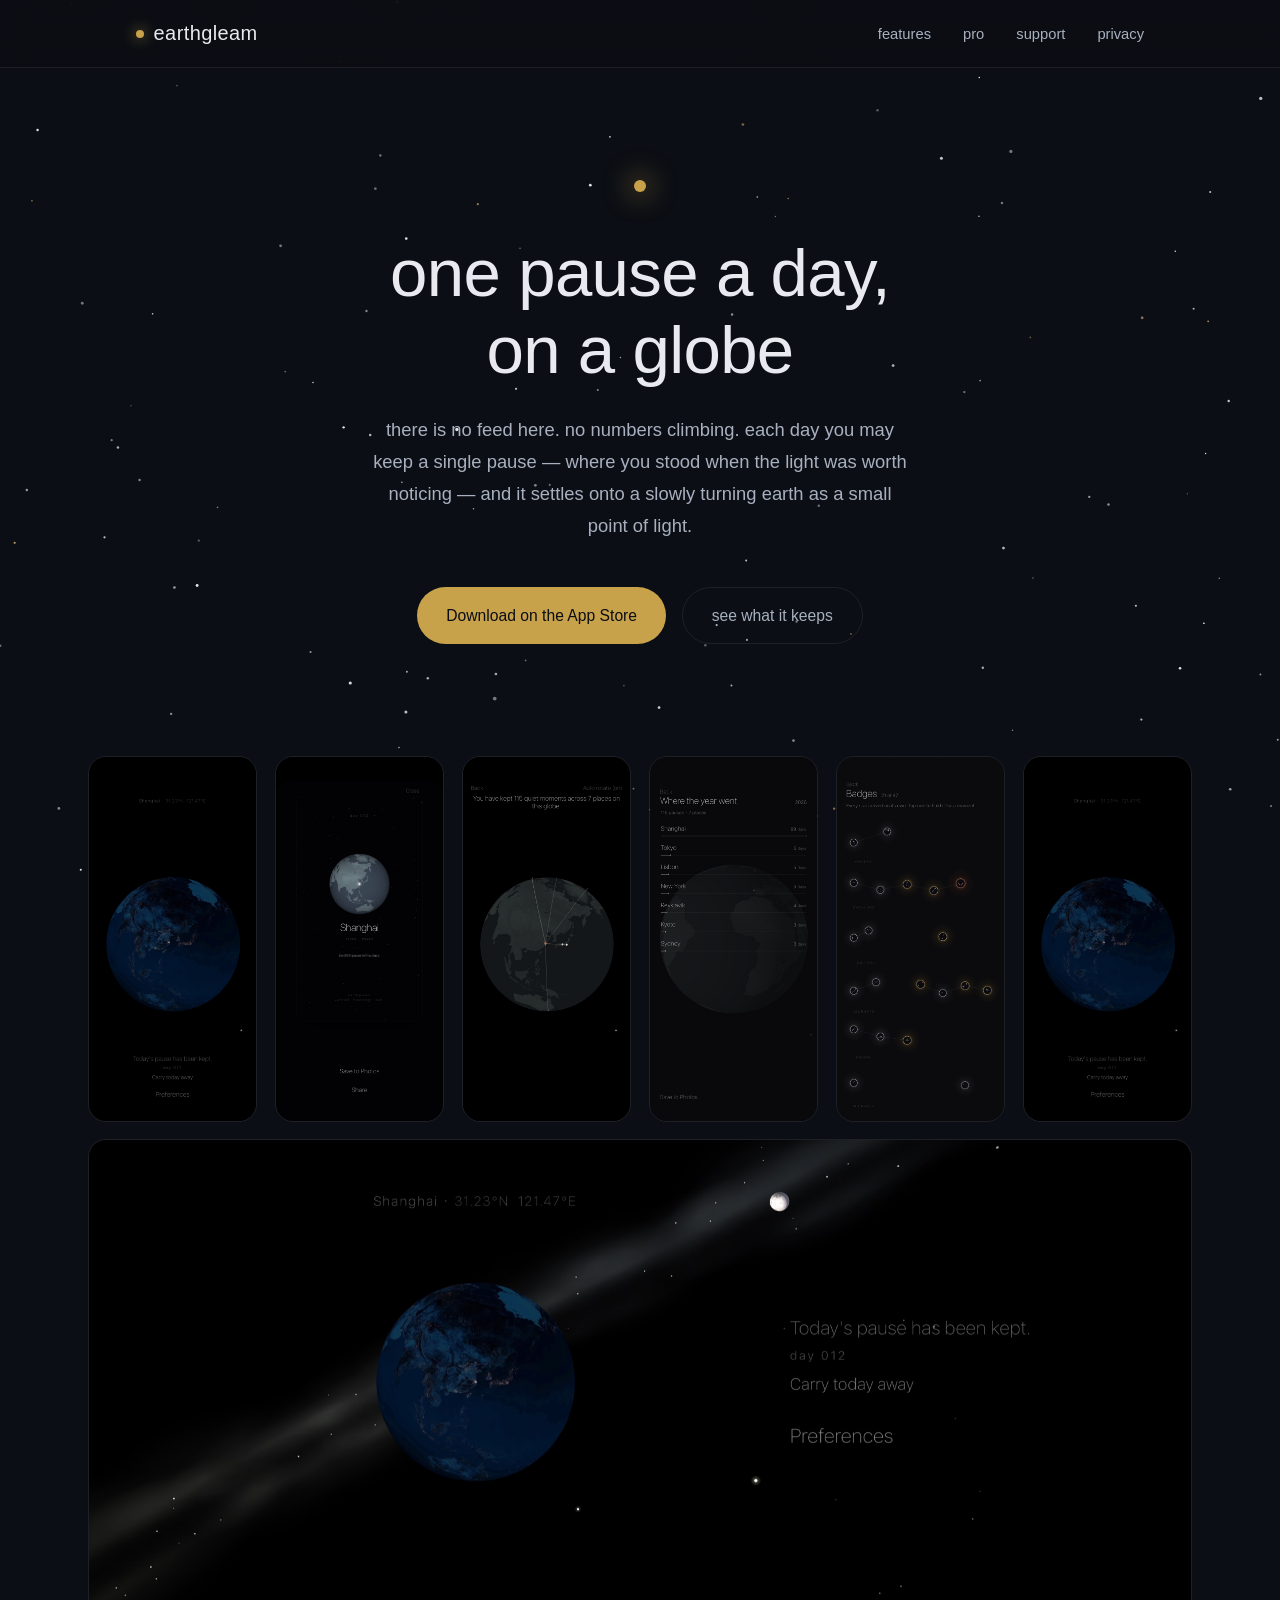
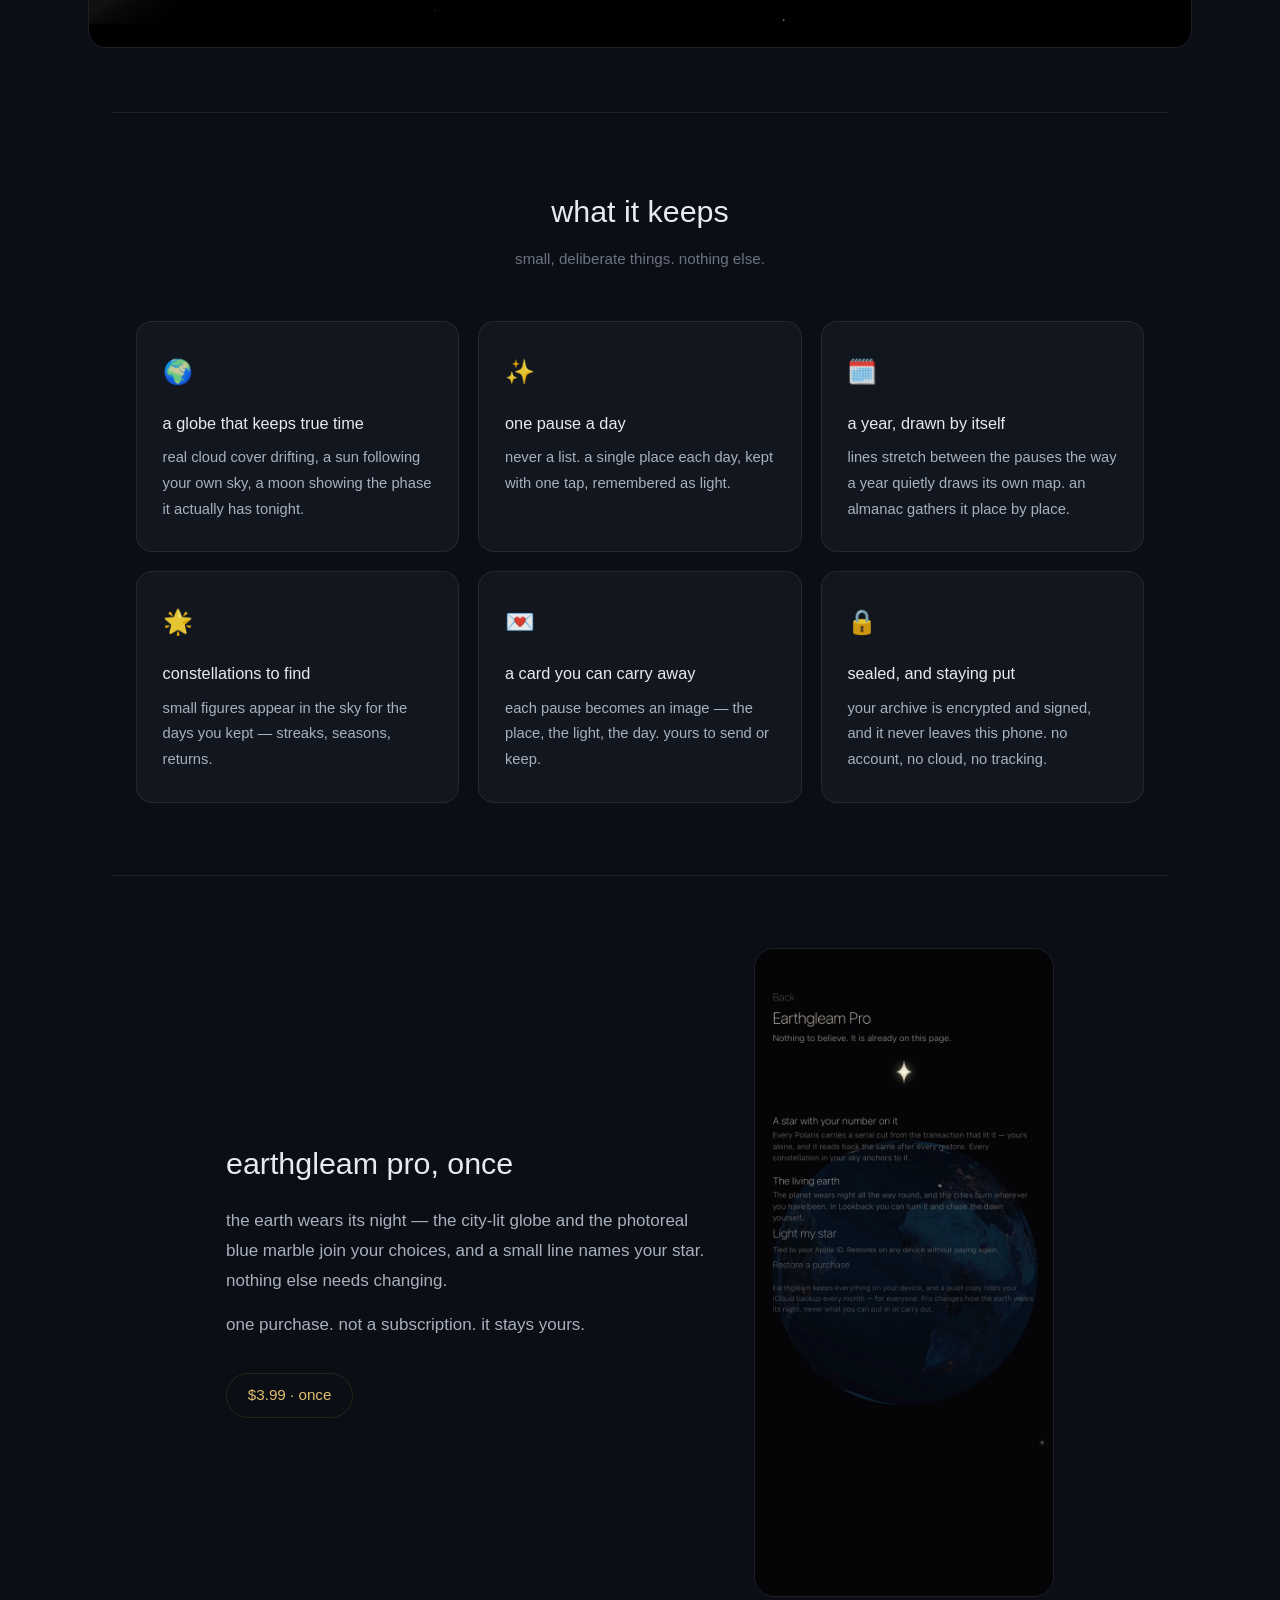
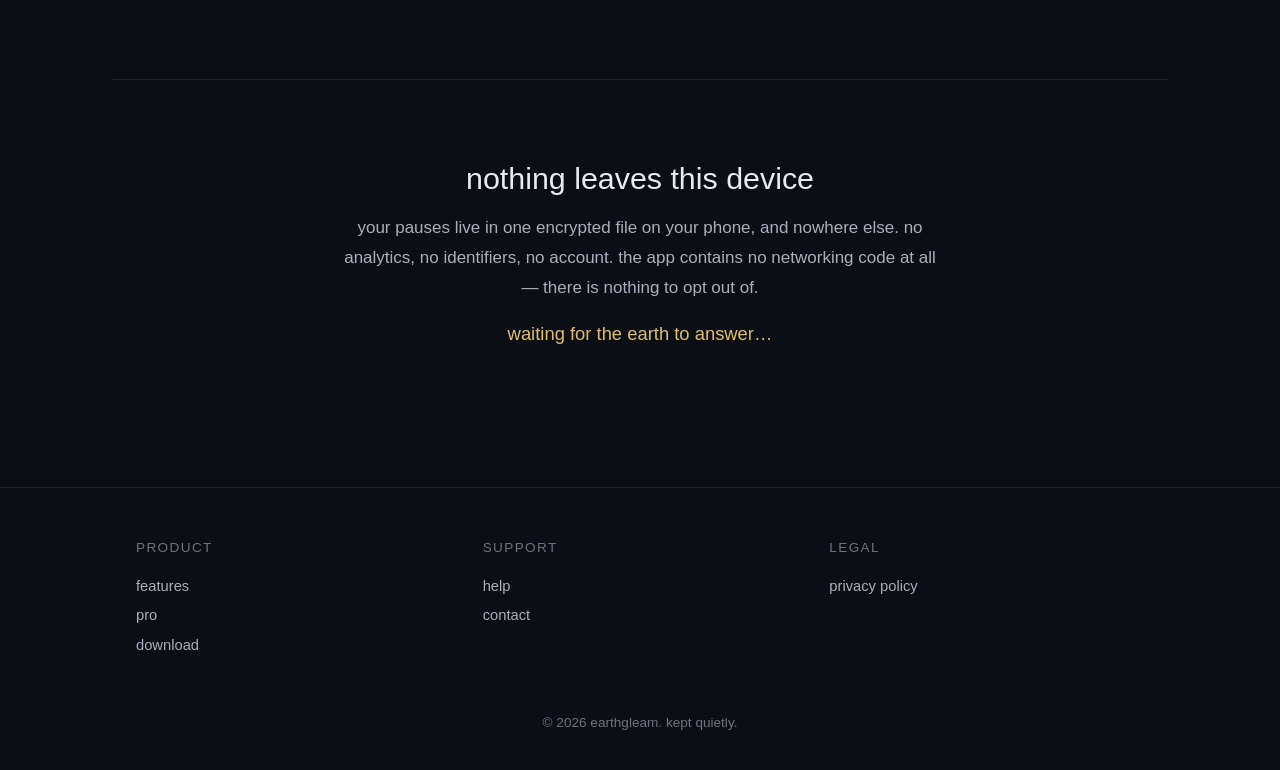
<file: index.html>
<!DOCTYPE html>
<html lang="en">
<head>
    <meta charset="UTF-8">
    <meta name="viewport" content="width=device-width, initial-scale=1.0">
    <meta name="description" content="Earthgleam — one pause a day, on a globe of your own. A quiet globe that keeps where you stood when the light was worth noticing.">
    <meta name="keywords" content="earthgleam, pause, mindful, globe, diary, journal, memory, quiet, minimal">
    <title>earthgleam — one pause a day, on a globe</title>
    <link rel="stylesheet" href="css/style.css">
</head>
<body>
    <canvas id="star-canvas" aria-hidden="true"></canvas>
    <header>
        <nav>
            <a href="index.html" class="logo"><span class="dot"></span>earthgleam</a>
            <ul class="nav-links">
                <li><a href="index.html#features">features</a></li>
                <li><a href="index.html#pro">pro</a></li>
                <li><a href="support.html">support</a></li>
                <li><a href="privacy.html">privacy</a></li>
            </ul>
        </nav>
    </header>

    <main>
        <section class="hero">
            <div class="mark" aria-hidden="true"></div>
            <h1>one pause a day,<br>on a globe</h1>
            <p class="lede">there is no feed here. no numbers climbing. each day you may
            keep a single pause — where you stood when the light was worth
            noticing — and it settles onto a slowly turning earth as a small
            point of light.</p>
            <div class="cta-row">
                <a href="#" class="cta-button">Download on the App Store</a>
                <a href="#features" class="cta-button ghost">see what it keeps</a>
            </div>
        </section>

        <section class="shots" aria-label="screenshots">
            <div class="shots-grid">
                <img src="images/01-globe.jpg" alt="the globe at night, city lights drifting, today's pause glowing in shanghai">
                <img src="images/02-card.jpg" alt="the daily card — shanghai, the 89th pause in this place">
                <img src="images/03-lookback.jpg" alt="lookback — 115 pauses and 7 places drawn as arcs on the globe">
                <img src="images/04-almanac.jpg" alt="the year's almanac, place by place">
                <img src="images/05-badges.jpg" alt="badge constellations for the days you kept">
                <img src="images/08-quiet.jpg" alt="earthgleam pro — the city-lit night globe">
            </div>
            <img class="shots-wide" src="images/06-landscape.jpg" alt="landscape mode — the globe resting sideways, made for a wall">
        </section>

        <section class="block" id="features">
            <h2 class="section-title">what it keeps</h2>
            <p class="section-sub">small, deliberate things. nothing else.</p>
            <div class="features-grid">
                <div class="feature-card">
                    <div class="feature-icon">🌍</div>
                    <h3>a globe that keeps true time</h3>
                    <p>real cloud cover drifting, a sun following your own sky, a moon showing the phase it actually has tonight.</p>
                </div>
                <div class="feature-card">
                    <div class="feature-icon">✨</div>
                    <h3>one pause a day</h3>
                    <p>never a list. a single place each day, kept with one tap, remembered as light.</p>
                </div>
                <div class="feature-card">
                    <div class="feature-icon">🗓️</div>
                    <h3>a year, drawn by itself</h3>
                    <p>lines stretch between the pauses the way a year quietly draws its own map. an almanac gathers it place by place.</p>
                </div>
                <div class="feature-card">
                    <div class="feature-icon">🌟</div>
                    <h3>constellations to find</h3>
                    <p>small figures appear in the sky for the days you kept — streaks, seasons, returns.</p>
                </div>
                <div class="feature-card">
                    <div class="feature-icon">💌</div>
                    <h3>a card you can carry away</h3>
                    <p>each pause becomes an image — the place, the light, the day. yours to send or keep.</p>
                </div>
                <div class="feature-card">
                    <div class="feature-icon">🔒</div>
                    <h3>sealed, and staying put</h3>
                    <p>your archive is encrypted and signed, and it never leaves this phone. no account, no cloud, no tracking.</p>
                </div>
            </div>
        </section>

        <section class="block" id="pro">
            <div class="pro-wrap">
                <div class="pro-copy">
                    <h2>earthgleam pro, once</h2>
                    <p>the earth wears its night — the city-lit globe and the photoreal blue marble join your choices, and a small line names your star. nothing else needs changing.</p>
                    <p>one purchase. not a subscription. it stays yours.</p>
                    <span class="pro-price">$3.99 · once</span>
                </div>
                <div class="pro-shot">
                    <img src="images/07-purchase.jpg" alt="the purchase screen — earthgleam pro, once">
                </div>
            </div>
        </section>

        <section class="block promise">
            <h2 class="section-title">nothing leaves this device</h2>
            <p>your pauses live in one encrypted file on your phone, and nowhere else.
            no analytics, no identifiers, no account. the app contains no networking
            code at all — there is nothing to opt out of.</p>
            <p class="quiet">waiting for the earth to answer…</p>
        </section>
    </main>

    <footer>
        <div class="footer-content">
            <div class="footer-section">
                <h4>product</h4>
                <ul>
                    <li><a href="index.html#features">features</a></li>
                    <li><a href="index.html#pro">pro</a></li>
                    <li><a href="#">download</a></li>
                </ul>
            </div>
            <div class="footer-section">
                <h4>support</h4>
                <ul>
                    <li><a href="support.html">help</a></li>
                    <li><a href="mailto:zhanjif@126.com">contact</a></li>
                </ul>
            </div>
            <div class="footer-section">
                <h4>legal</h4>
                <ul>
                    <li><a href="privacy.html">privacy policy</a></li>
                </ul>
            </div>
        </div>
        <div class="footer-bottom">
            <p>© 2026 earthgleam. kept quietly.</p>
        </div>
    </footer>
    <script src="js/stars.js"></script>
</body>
</html>
</file>
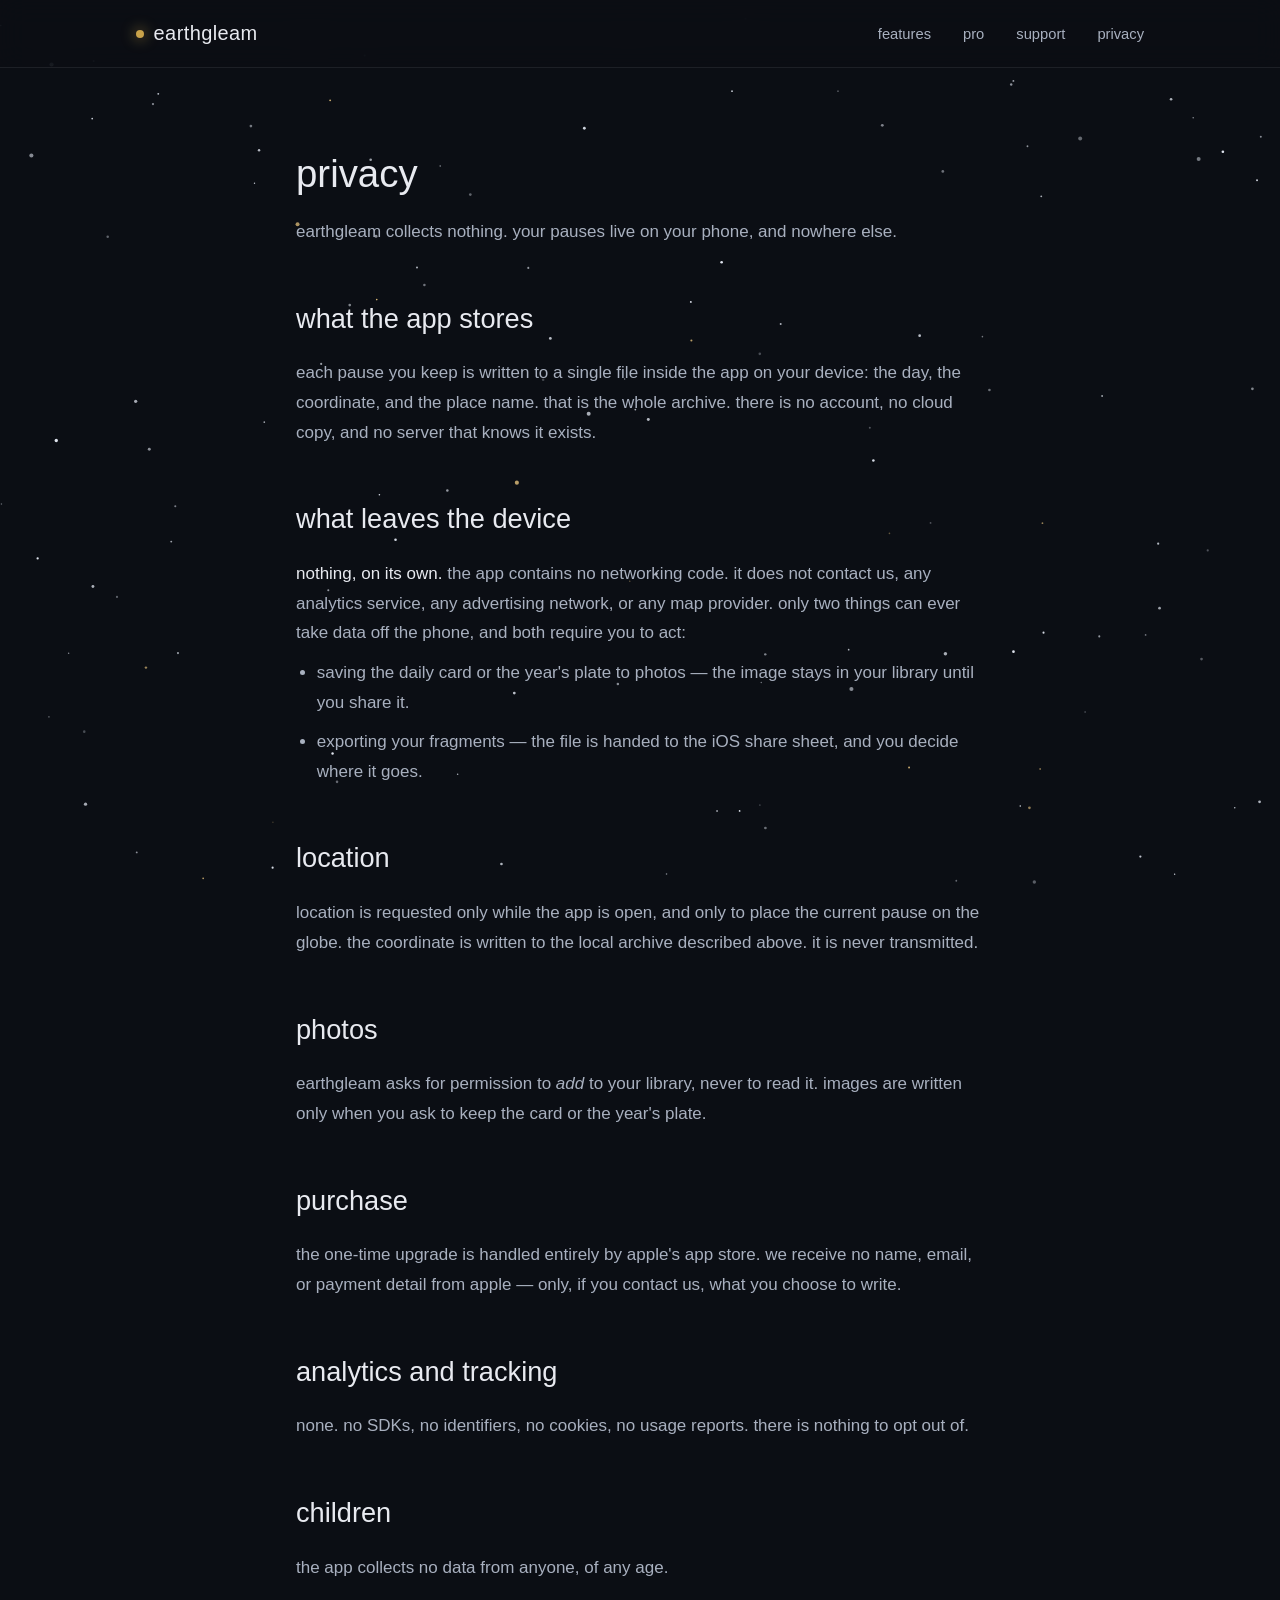
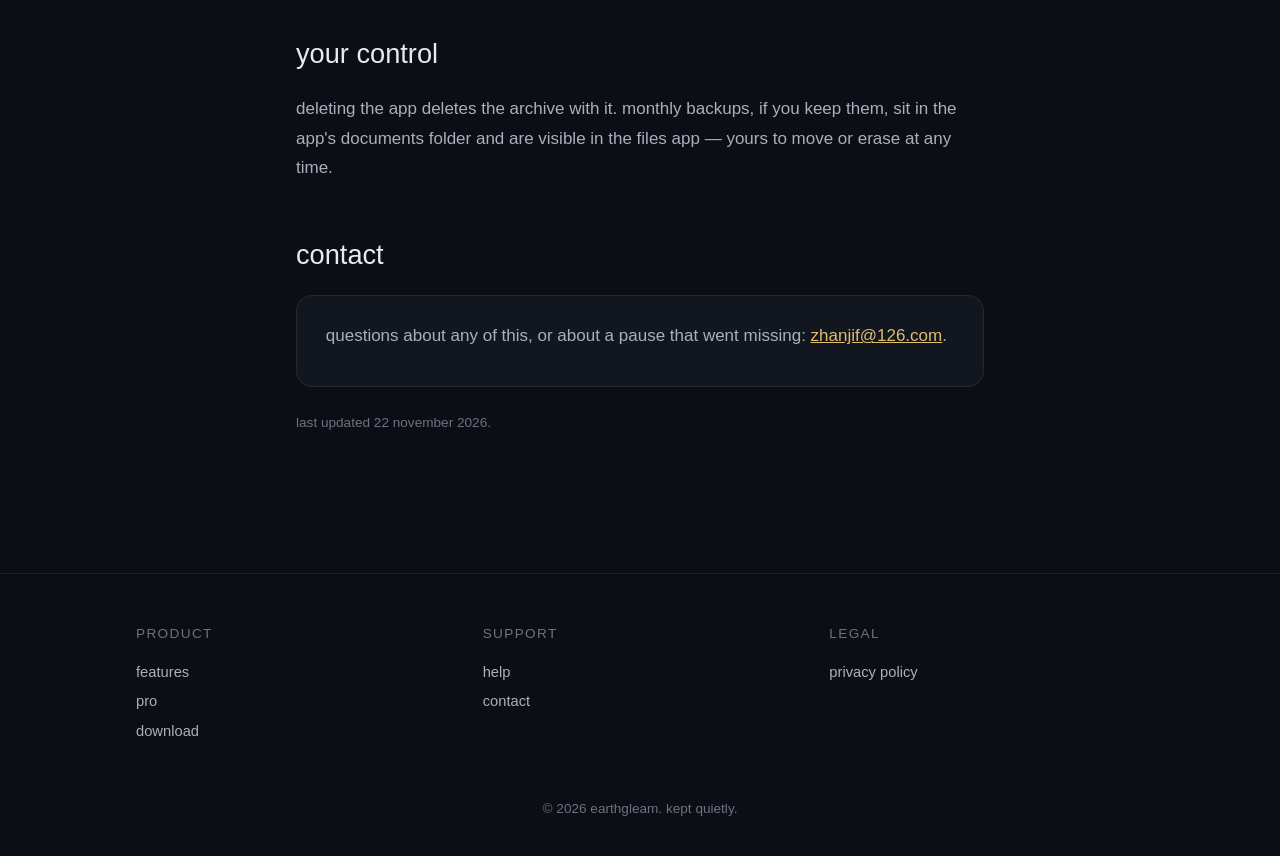
<file: privacy.html>
<!DOCTYPE html>
<html lang="en">
<head>
    <meta charset="utf-8">
    <meta name="viewport" content="width=device-width, initial-scale=1">
    <meta name="description" content="Earthgleam collects nothing. Your pauses live on your phone, and nowhere else.">
    <title>privacy — earthgleam</title>
    <link rel="stylesheet" href="css/style.css">
</head>
<body>
    <canvas id="star-canvas" aria-hidden="true"></canvas>
    <header>
        <nav>
            <a href="index.html" class="logo"><span class="dot"></span>earthgleam</a>
            <ul class="nav-links">
                <li><a href="index.html#features">features</a></li>
                <li><a href="index.html#pro">pro</a></li>
                <li><a href="support.html">support</a></li>
                <li><a href="privacy.html">privacy</a></li>
            </ul>
        </nav>
    </header>

    <main class="support-container">
        <h1>privacy</h1>
        <p>earthgleam collects nothing. your pauses live on your phone, and nowhere else.</p>

        <h2>what the app stores</h2>
        <p>each pause you keep is written to a single file inside the app on your
        device: the day, the coordinate, and the place name. that is the whole
        archive. there is no account, no cloud copy, and no server that knows it
        exists.</p>

        <h2>what leaves the device</h2>
        <p><strong>nothing, on its own.</strong> the app contains no networking code.
        it does not contact us, any analytics service, any advertising network, or
        any map provider. only two things can ever take data off the phone, and both
        require you to act:</p>
        <ul>
            <li>saving the daily card or the year's plate to photos — the image stays in
            your library until you share it.</li>
            <li>exporting your fragments — the file is handed to the iOS share sheet,
            and you decide where it goes.</li>
        </ul>

        <h2>location</h2>
        <p>location is requested only while the app is open, and only to place the
        current pause on the globe. the coordinate is written to the local archive
        described above. it is never transmitted.</p>

        <h2>photos</h2>
        <p>earthgleam asks for permission to <em>add</em> to your library, never to
        read it. images are written only when you ask to keep the card or the year's
        plate.</p>

        <h2>purchase</h2>
        <p>the one-time upgrade is handled entirely by apple's app store. we receive
        no name, email, or payment detail from apple — only, if you contact us, what
        you choose to write.</p>

        <h2>analytics and tracking</h2>
        <p>none. no SDKs, no identifiers, no cookies, no usage reports. there is
        nothing to opt out of.</p>

        <h2>children</h2>
        <p>the app collects no data from anyone, of any age.</p>

        <h2>your control</h2>
        <p>deleting the app deletes the archive with it. monthly backups, if you keep
        them, sit in the app's documents folder and are visible in the files app —
        yours to move or erase at any time.</p>

        <h2>contact</h2>
        <div class="contact-box">
            <p>questions about any of this, or about a pause that went missing:
            <a href="mailto:zhanjif@126.com">zhanjif@126.com</a>.</p>
        </div>
        <p style="color: var(--faint); font-size: 0.85rem; margin-top: 1.5rem;">last updated 22 november 2026.</p>
    </main>

    <footer>
        <div class="footer-content">
            <div class="footer-section">
                <h4>product</h4>
                <ul>
                    <li><a href="index.html#features">features</a></li>
                    <li><a href="index.html#pro">pro</a></li>
                    <li><a href="#">download</a></li>
                </ul>
            </div>
            <div class="footer-section">
                <h4>support</h4>
                <ul>
                    <li><a href="support.html">help</a></li>
                    <li><a href="mailto:zhanjif@126.com">contact</a></li>
                </ul>
            </div>
            <div class="footer-section">
                <h4>legal</h4>
                <ul>
                    <li><a href="privacy.html">privacy policy</a></li>
                </ul>
            </div>
        </div>
        <div class="footer-bottom">
            <p>© 2026 earthgleam. kept quietly.</p>
        </div>
    </footer>
    <script src="js/stars.js"></script>
</body>
</html>
</file>
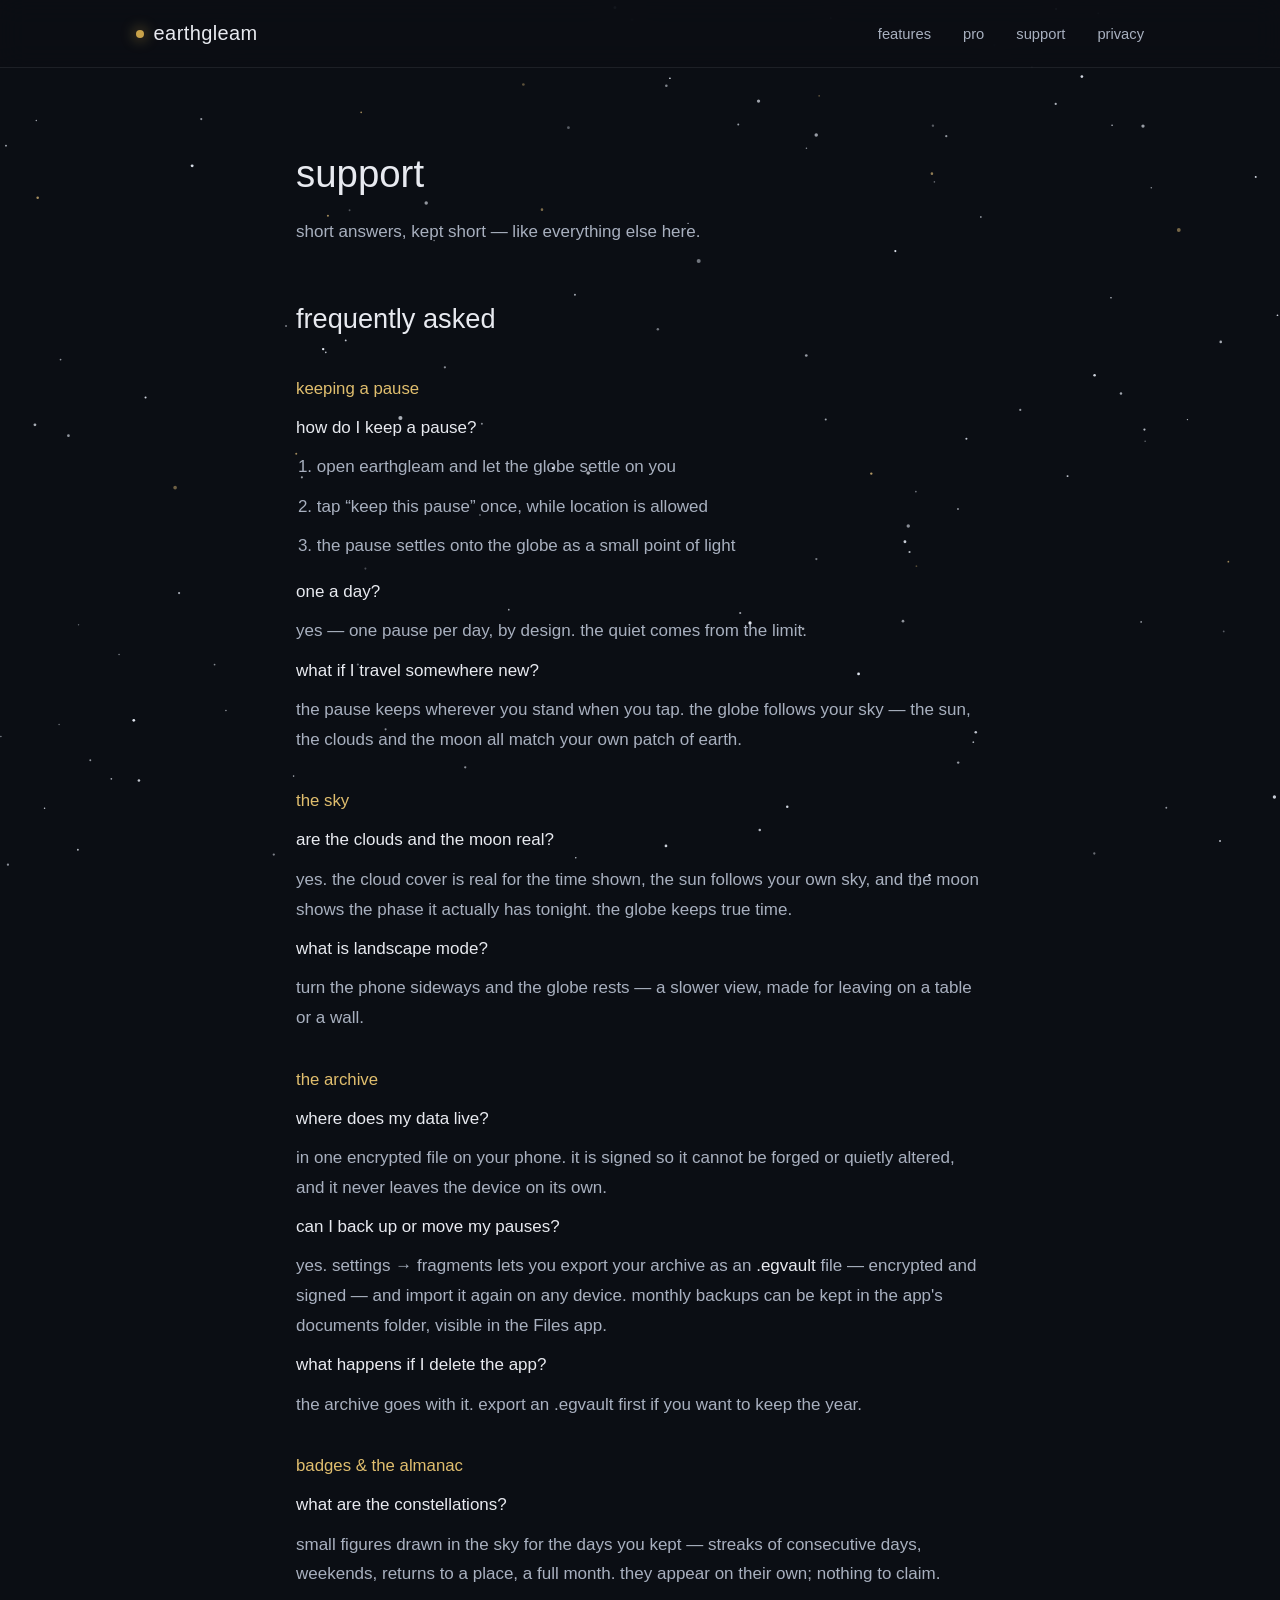
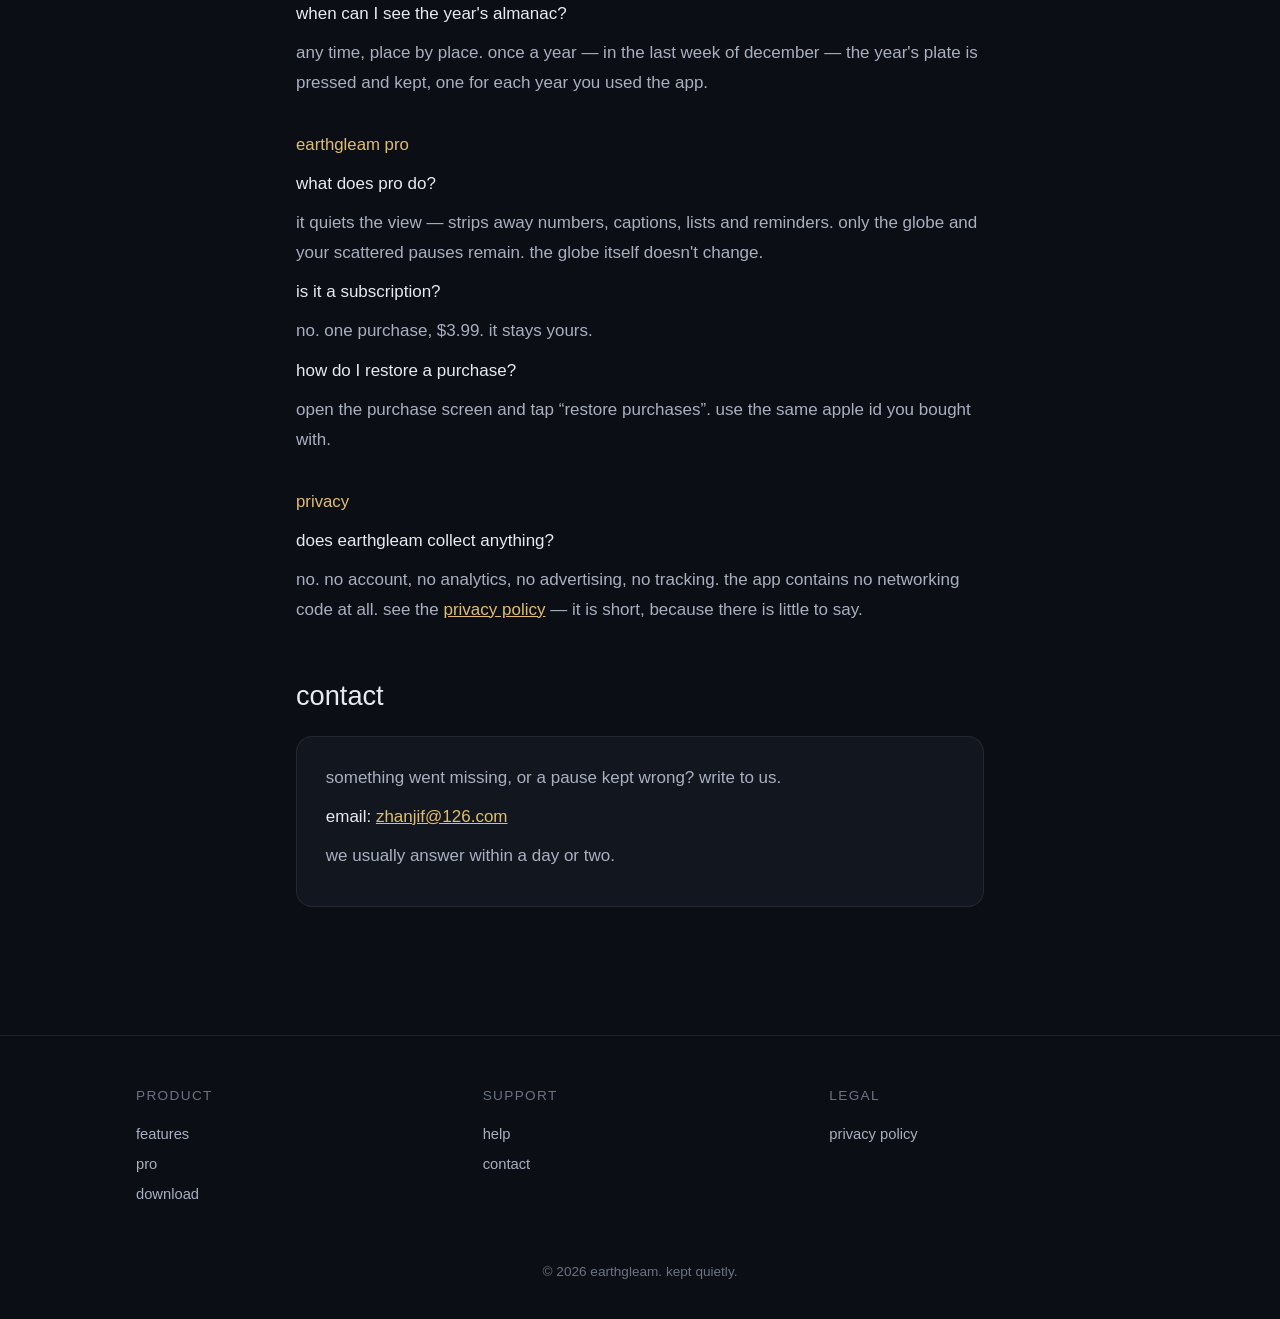
<file: support.html>
<!DOCTYPE html>
<html lang="en">
<head>
    <meta charset="UTF-8">
    <meta name="viewport" content="width=device-width, initial-scale=1.0">
    <meta name="description" content="Earthgleam support — how to keep a pause, read the sky, carry your archive, and everything else.">
    <title>support — earthgleam</title>
    <link rel="stylesheet" href="css/style.css">
</head>
<body>
    <canvas id="star-canvas" aria-hidden="true"></canvas>
    <header>
        <nav>
            <a href="index.html" class="logo"><span class="dot"></span>earthgleam</a>
            <ul class="nav-links">
                <li><a href="index.html#features">features</a></li>
                <li><a href="index.html#pro">pro</a></li>
                <li><a href="support.html">support</a></li>
                <li><a href="privacy.html">privacy</a></li>
            </ul>
        </nav>
    </header>

    <main class="support-container">
        <h1>support</h1>
        <p>short answers, kept short — like everything else here.</p>

        <h2 id="faq">frequently asked</h2>

        <h3>keeping a pause</h3>
        <p><strong>how do I keep a pause?</strong></p>
        <ol>
            <li>open earthgleam and let the globe settle on you</li>
            <li>tap “keep this pause” once, while location is allowed</li>
            <li>the pause settles onto the globe as a small point of light</li>
        </ol>

        <p><strong>one a day?</strong></p>
        <p>yes — one pause per day, by design. the quiet comes from the limit.</p>

        <p><strong>what if I travel somewhere new?</strong></p>
        <p>the pause keeps wherever you stand when you tap. the globe follows your sky —
        the sun, the clouds and the moon all match your own patch of earth.</p>

        <h3>the sky</h3>
        <p><strong>are the clouds and the moon real?</strong></p>
        <p>yes. the cloud cover is real for the time shown, the sun follows your own sky,
        and the moon shows the phase it actually has tonight. the globe keeps true time.</p>

        <p><strong>what is landscape mode?</strong></p>
        <p>turn the phone sideways and the globe rests — a slower view, made for leaving on a table or a wall.</p>

        <h3>the archive</h3>
        <p><strong>where does my data live?</strong></p>
        <p>in one encrypted file on your phone. it is signed so it cannot be forged or
        quietly altered, and it never leaves the device on its own.</p>

        <p><strong>can I back up or move my pauses?</strong></p>
        <p>yes. settings → fragments lets you export your archive as an <strong>.egvault</strong> file —
        encrypted and signed — and import it again on any device. monthly backups can be kept
        in the app's documents folder, visible in the Files app.</p>

        <p><strong>what happens if I delete the app?</strong></p>
        <p>the archive goes with it. export an .egvault first if you want to keep the year.</p>

        <h3>badges &amp; the almanac</h3>
        <p><strong>what are the constellations?</strong></p>
        <p>small figures drawn in the sky for the days you kept — streaks of consecutive days,
        weekends, returns to a place, a full month. they appear on their own; nothing to claim.</p>

        <p><strong>when can I see the year's almanac?</strong></p>
        <p>any time, place by place. once a year — in the last week of december — the year's
        plate is pressed and kept, one for each year you used the app.</p>

        <h3>earthgleam pro</h3>
        <p><strong>what does pro do?</strong></p>
        <p>it quiets the view — strips away numbers, captions, lists and reminders.
        only the globe and your scattered pauses remain. the globe itself doesn't change.</p>

        <p><strong>is it a subscription?</strong></p>
        <p>no. one purchase, $3.99. it stays yours.</p>

        <p><strong>how do I restore a purchase?</strong></p>
        <p>open the purchase screen and tap “restore purchases”. use the same apple id you bought with.</p>

        <h3>privacy</h3>
        <p><strong>does earthgleam collect anything?</strong></p>
        <p>no. no account, no analytics, no advertising, no tracking. the app contains no
        networking code at all. see the <a href="privacy.html">privacy policy</a> — it is short, because there is little to say.</p>

        <h2 id="contact">contact</h2>
        <div class="contact-box">
            <p>something went missing, or a pause kept wrong? write to us.</p>
            <p><strong>email:</strong> <a href="mailto:zhanjif@126.com">zhanjif@126.com</a></p>
            <p>we usually answer within a day or two.</p>
        </div>
    </main>

    <footer>
        <div class="footer-content">
            <div class="footer-section">
                <h4>product</h4>
                <ul>
                    <li><a href="index.html#features">features</a></li>
                    <li><a href="index.html#pro">pro</a></li>
                    <li><a href="#">download</a></li>
                </ul>
            </div>
            <div class="footer-section">
                <h4>support</h4>
                <ul>
                    <li><a href="support.html">help</a></li>
                    <li><a href="mailto:zhanjif@126.com">contact</a></li>
                </ul>
            </div>
            <div class="footer-section">
                <h4>legal</h4>
                <ul>
                    <li><a href="privacy.html">privacy policy</a></li>
                </ul>
            </div>
        </div>
        <div class="footer-bottom">
            <p>© 2026 earthgleam. kept quietly.</p>
        </div>
    </footer>
    <script src="js/stars.js"></script>
</body>
</html>
</file>
<file: css/style.css>
:root {
  --night: #0b0e14;
  --night-2: #12161f;
  --night-3: #1a1f2b;
  --line: rgba(200, 162, 74, 0.16);
  --line-soft: rgba(255, 255, 255, 0.08);
  --ink: #e8eaf0;
  --dim: #a8b0bf;
  --faint: #6b7382;
  --star: #c8a24a;
  --star-bright: #e0be6e;
}

* { box-sizing: border-box; margin: 0; padding: 0; }

html { -webkit-text-size-adjust: 100%; scroll-behavior: smooth; }

body {
  background: var(--night);
  color: var(--ink);
  font-family: -apple-system, BlinkMacSystemFont, "SF Pro Text", "Helvetica Neue", Arial, sans-serif;
  font-weight: 300;
  line-height: 1.75;
  font-size: 17px;
}

/* ---------- nav ---------- */
header {
  position: sticky;
  top: 0;
  z-index: 10;
  background: rgba(11, 14, 20, 0.82);
  backdrop-filter: blur(14px);
  -webkit-backdrop-filter: blur(14px);
  border-bottom: 1px solid var(--line-soft);
}
nav {
  max-width: 66rem;
  margin: 0 auto;
  padding: 1rem 1.5rem;
  display: flex;
  align-items: center;
  justify-content: space-between;
}
.logo {
  color: var(--ink);
  text-decoration: none;
  font-weight: 200;
  font-size: 1.25rem;
  letter-spacing: 0.02em;
  display: flex;
  align-items: center;
  gap: 0.6rem;
}
.logo .dot {
  width: 8px; height: 8px; border-radius: 50%;
  background: var(--star);
  box-shadow: 0 0 14px 2px rgba(200, 162, 74, 0.45);
}
.nav-links {
  display: flex;
  gap: 2rem;
  list-style: none;
}
.nav-links a {
  color: var(--dim);
  text-decoration: none;
  font-size: 0.92rem;
  font-weight: 300;
  transition: color 150ms ease;
}
.nav-links a:hover { color: var(--ink); }

/* ---------- hero ---------- */
.hero {
  max-width: 66rem;
  margin: 0 auto;
  padding: 7rem 1.5rem 5rem;
  text-align: center;
}
.hero .mark {
  width: 12px; height: 12px; border-radius: 50%;
  background: var(--star);
  box-shadow: 0 0 26px 6px rgba(200, 162, 74, 0.35);
  margin: 0 auto 2.6rem;
  animation: breathe 4s ease-in-out infinite;
}
@keyframes breathe {
  0%, 100% { box-shadow: 0 0 20px 4px rgba(200, 162, 74, 0.3); }
  50% { box-shadow: 0 0 34px 9px rgba(200, 162, 74, 0.5); }
}
@media (prefers-reduced-motion: reduce) {
  .hero .mark { animation: none; }
}
.hero h1 {
  font-weight: 100;
  font-size: clamp(2.6rem, 6vw, 4.2rem);
  letter-spacing: -0.01em;
  line-height: 1.15;
}
.hero .lede {
  color: var(--dim);
  font-size: 1.15rem;
  max-width: 34rem;
  margin: 1.6rem auto 0;
}
.cta-row {
  margin-top: 2.8rem;
  display: flex;
  gap: 1rem;
  justify-content: center;
  flex-wrap: wrap;
}
.cta-button {
  display: inline-flex;
  align-items: center;
  gap: 0.6rem;
  padding: 0.85rem 1.8rem;
  border-radius: 999px;
  background: var(--star);
  color: var(--night);
  text-decoration: none;
  font-weight: 500;
  font-size: 0.98rem;
  transition: transform 150ms ease, background 150ms ease;
}
.cta-button:hover { background: var(--star-bright); transform: translateY(-1px); }
.cta-button.ghost {
  background: transparent;
  color: var(--dim);
  border: 1px solid var(--line-soft);
}
.cta-button.ghost:hover { color: var(--ink); border-color: var(--line); }

/* ---------- screenshots ---------- */
.shots {
  max-width: 72rem;
  margin: 0 auto;
  padding: 2rem 1.5rem 4rem;
}
.shots-grid {
  display: grid;
  grid-template-columns: repeat(auto-fit, minmax(150px, 1fr));
  gap: 1.1rem;
  align-items: start;
}
.shots-grid img {
  width: 100%;
  border-radius: 18px;
  border: 1px solid var(--line-soft);
  display: block;
}
.shots-wide {
  margin-top: 1.1rem;
  border-radius: 18px;
  border: 1px solid var(--line-soft);
  width: 100%;
  display: block;
}

/* ---------- sections ---------- */
section.block {
  max-width: 66rem;
  margin: 0 auto;
  padding: 4.5rem 1.5rem;
  border-top: 1px solid var(--line-soft);
}
.section-title {
  font-weight: 200;
  font-size: 1.9rem;
  text-align: center;
  margin-bottom: 0.5rem;
}
.section-sub {
  color: var(--faint);
  text-align: center;
  font-size: 0.95rem;
  margin-bottom: 3rem;
}

/* ---------- features ---------- */
.features-grid {
  display: grid;
  grid-template-columns: repeat(auto-fit, minmax(260px, 1fr));
  gap: 1.2rem;
}
.feature-card {
  background: var(--night-2);
  border: 1px solid var(--line-soft);
  border-radius: 16px;
  padding: 1.8rem 1.6rem;
  transition: border-color 200ms ease;
}
.feature-card:hover { border-color: var(--line); }
.feature-icon { font-size: 1.5rem; margin-bottom: 1rem; opacity: 0.9; }
.feature-card h3 {
  font-weight: 400;
  font-size: 1.02rem;
  margin-bottom: 0.5rem;
}
.feature-card p {
  color: var(--dim);
  font-size: 0.92rem;
}

/* ---------- pro ---------- */
.pro-wrap {
  display: flex;
  gap: 3rem;
  align-items: center;
  flex-wrap: wrap;
  justify-content: center;
}
.pro-copy { max-width: 30rem; }
.pro-copy h2 { font-weight: 200; font-size: 1.9rem; margin-bottom: 1rem; }
.pro-copy p { color: var(--dim); margin-bottom: 0.9rem; }
.pro-price {
  display: inline-block;
  margin-top: 1.2rem;
  padding: 0.5rem 1.3rem;
  border: 1px solid var(--line);
  border-radius: 999px;
  color: var(--star-bright);
  font-size: 0.95rem;
}
.pro-shot { max-width: 300px; }
.pro-shot img {
  width: 100%;
  border-radius: 20px;
  border: 1px solid var(--line-soft);
}

/* ---------- promise ---------- */
.promise {
  text-align: center;
}
.promise p {
  color: var(--dim);
  max-width: 38rem;
  margin: 0 auto 1rem;
}
.promise .quiet {
  color: var(--star-bright);
  font-size: 1.15rem;
}

/* ---------- support ---------- */
.support-container {
  max-width: 46rem;
  margin: 0 auto;
  padding: 4.5rem 1.5rem 5rem;
}
.support-container h1 { font-weight: 200; font-size: 2.4rem; margin-bottom: 0.6rem; }
.support-container > p { color: var(--dim); margin-bottom: 2.5rem; }
.support-container h2 {
  font-weight: 200;
  font-size: 1.7rem;
  margin: 3rem 0 1rem;
}
.support-container h3 {
  font-weight: 400;
  font-size: 1.05rem;
  margin: 2rem 0 0.6rem;
  color: var(--star-bright);
}
.support-container p, .support-container li { color: var(--dim); margin-bottom: 0.6rem; }
.support-container ul, .support-container ol { padding-left: 1.3rem; margin-bottom: 1rem; }
.support-container strong { color: var(--ink); font-weight: 500; }
.support-container a { color: var(--star-bright); }
.contact-box {
  background: var(--night-2);
  border: 1px solid var(--line-soft);
  border-radius: 16px;
  padding: 1.6rem 1.8rem;
  margin-top: 1rem;
}

/* ---------- footer ---------- */
footer {
  border-top: 1px solid var(--line-soft);
  margin-top: 3rem;
}
.footer-content {
  max-width: 66rem;
  margin: 0 auto;
  padding: 3rem 1.5rem 2rem;
  display: grid;
  grid-template-columns: repeat(auto-fit, minmax(150px, 1fr));
  gap: 2rem;
}
.footer-section h4 {
  font-weight: 400;
  font-size: 0.85rem;
  letter-spacing: 0.1em;
  text-transform: uppercase;
  color: var(--faint);
  margin-bottom: 0.7rem;
}
.footer-section ul { list-style: none; }
.footer-section a {
  color: var(--dim);
  text-decoration: none;
  font-size: 0.92rem;
}
.footer-section a:hover { color: var(--ink); }
.footer-bottom {
  text-align: center;
  color: var(--faint);
  font-size: 0.85rem;
  padding: 1.2rem 1.5rem 2.2rem;
}

@media (max-width: 640px) {
  .nav-links { gap: 1.1rem; }
  .nav-links a { font-size: 0.85rem; }
  .hero { padding-top: 4.5rem; }
}

/* ---------- starfield ---------- */
#star-canvas {
  position: fixed;
  inset: 0;
  z-index: 0;
  pointer-events: none;
}
header, main, footer { position: relative; z-index: 1; }
</file>
